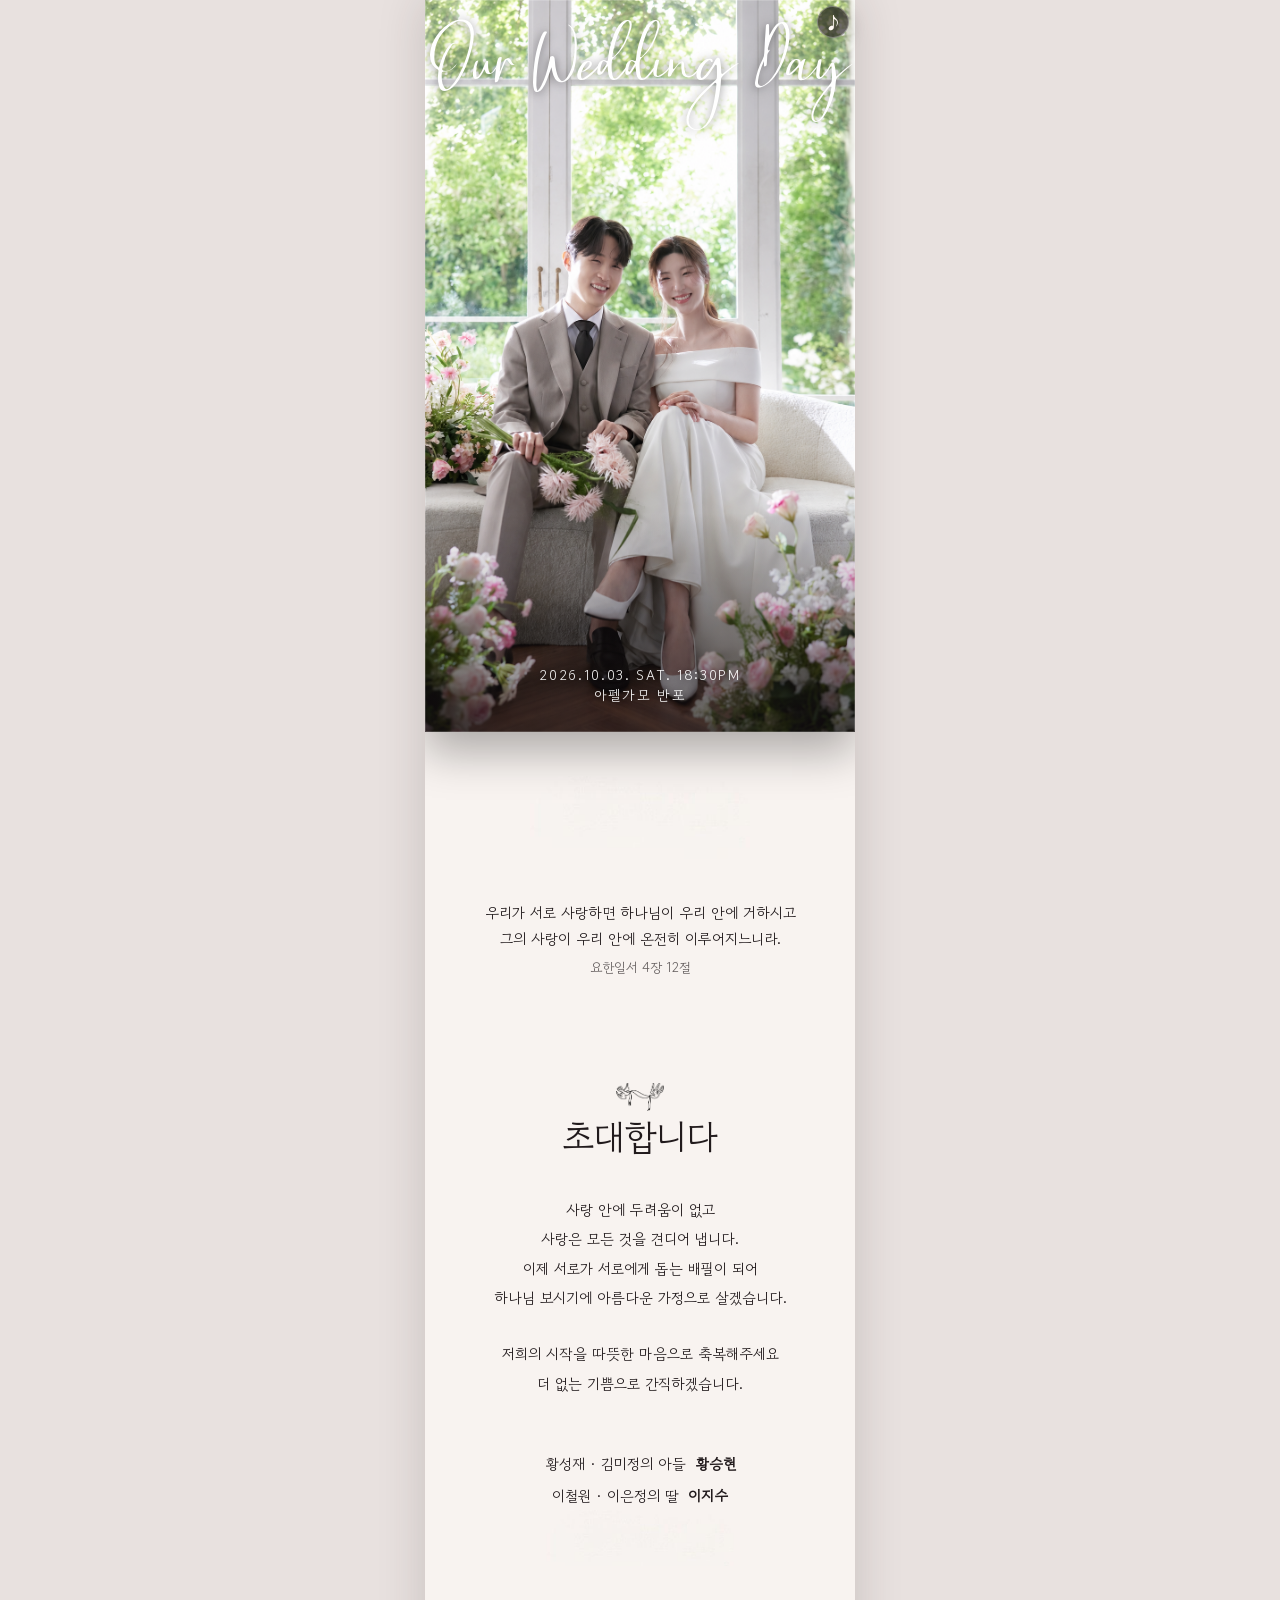
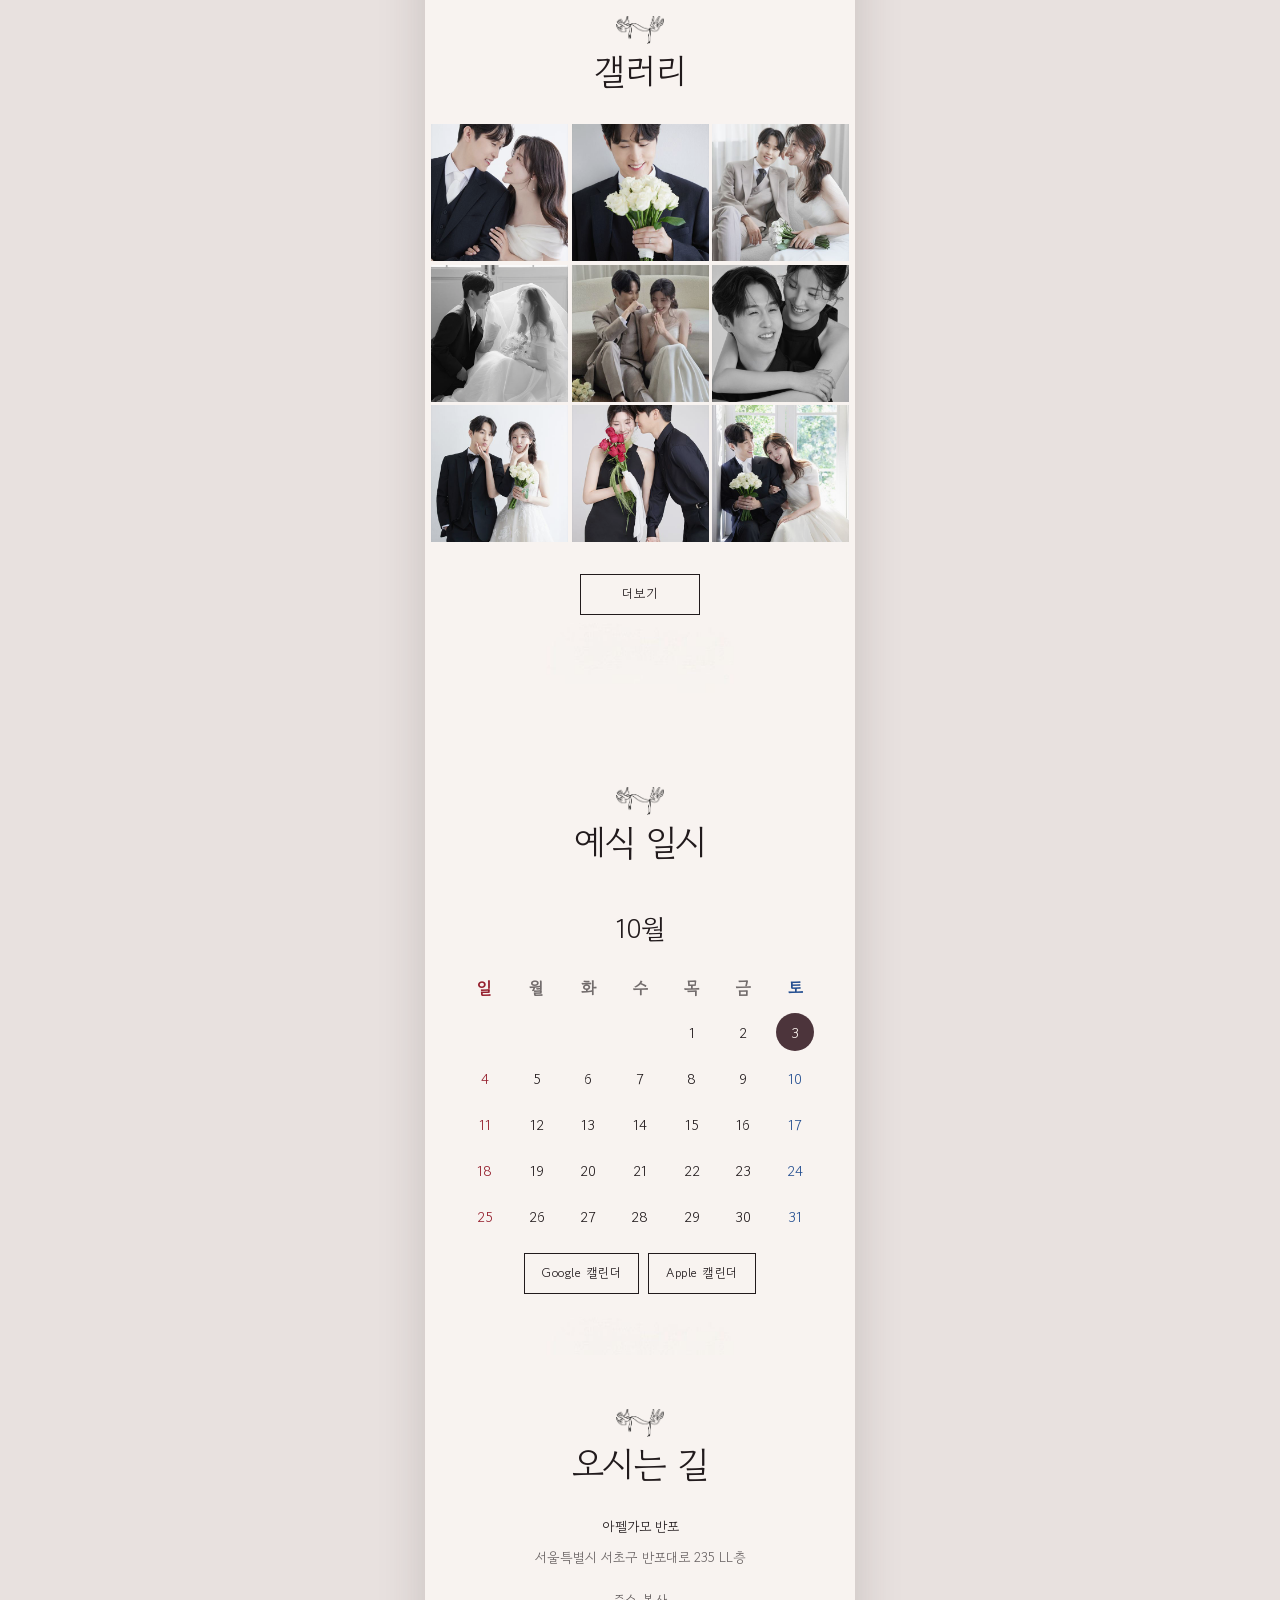
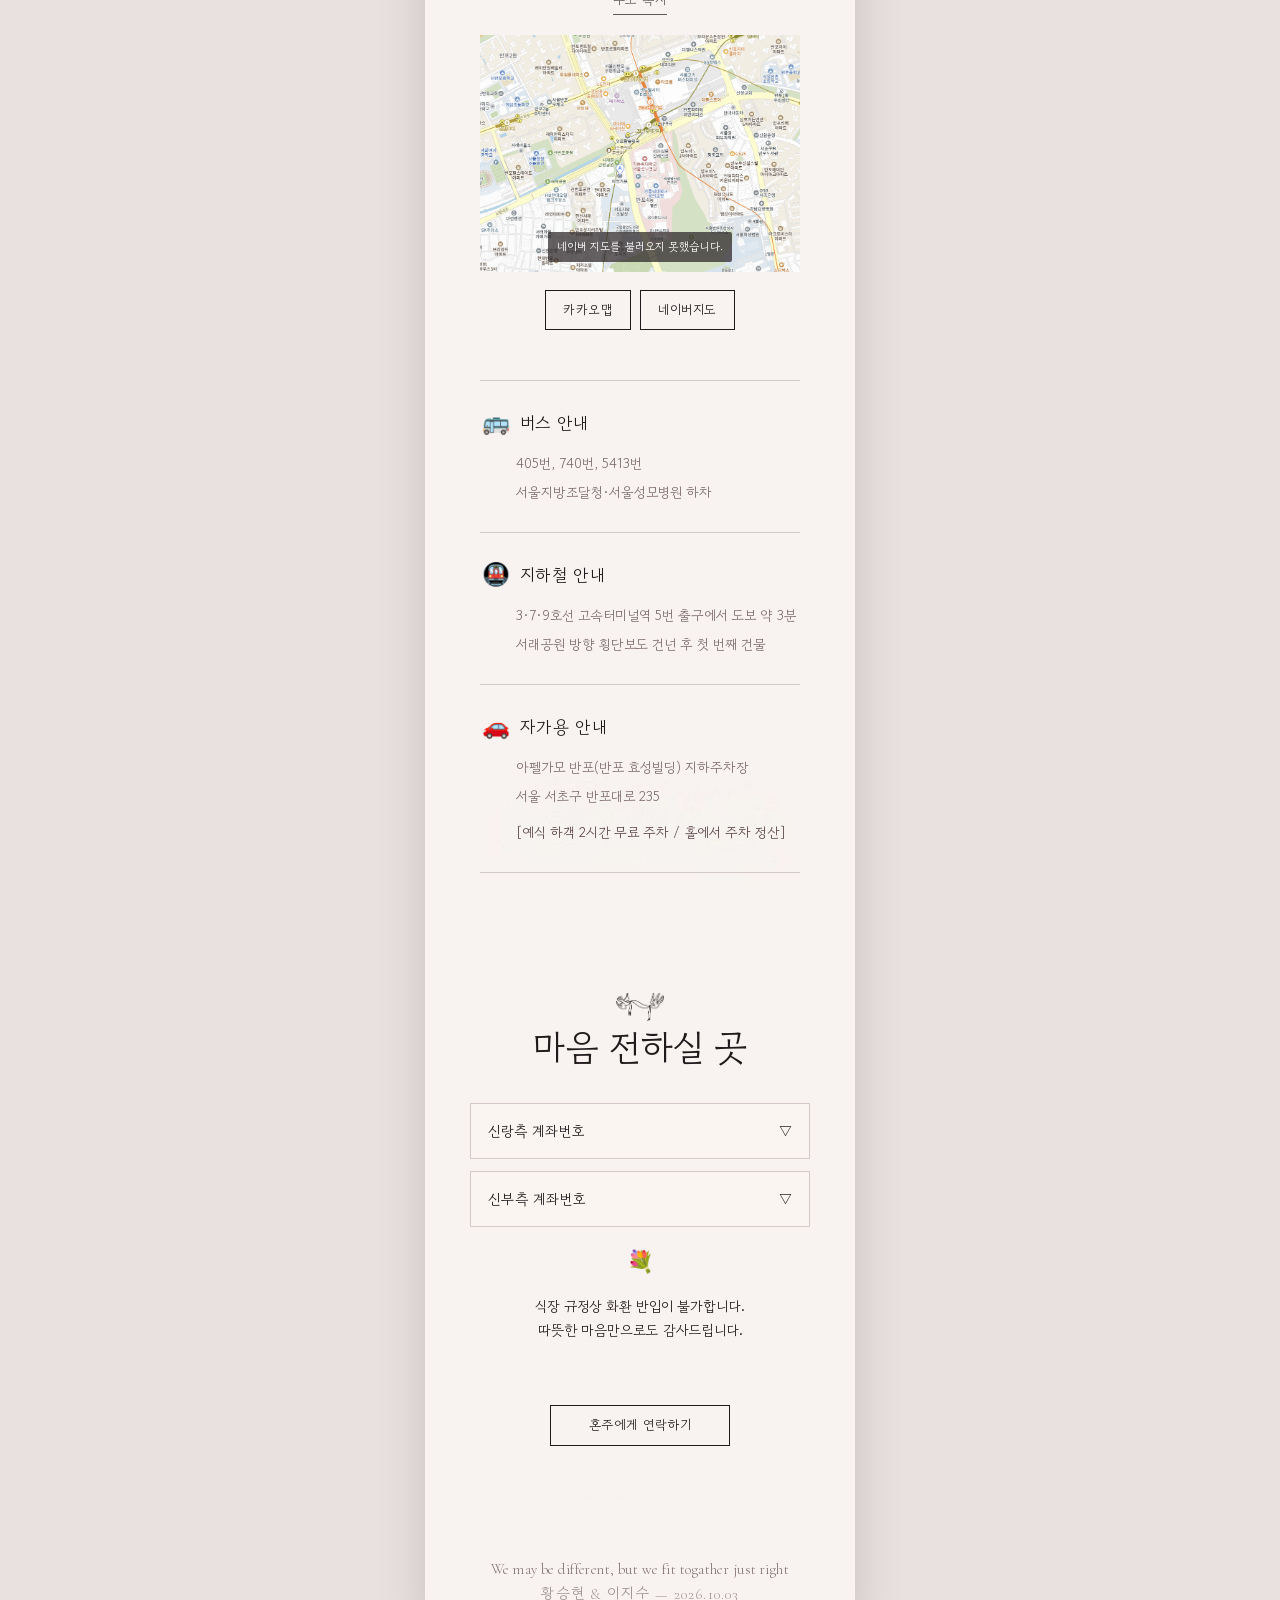
<file: index.html>
﻿<!DOCTYPE html>
<html lang="ko">
<head>
  <meta charset="UTF-8">
  <meta name="viewport" content="width=device-width, initial-scale=1.0, maximum-scale=1.0, user-scalable=no, viewport-fit=cover">
  <meta name="format-detection" content="telephone=no">

  <!-- Meta / OG tags - config.js 값으로 script에서 동적 설정 -->
  <meta property="og:type" content="website">
  <meta property="og:url" content="https://jisu-seunghyun.github.io/wedding/">
  <meta property="og:title" content="황승현 ♥ 이지수 결혼합니다">
  <meta property="og:description" content="2026년 10월 3일 토요일 오후 6시 30분, 아펠가모 반포">
  <meta property="og:image" content="https://jisu-seunghyun.github.io/wedding/images/og/1.jpg?v=20260901-1">
  <meta name="description" content="">

  <title>황승현 ♥ 이지수 결혼합니다</title>

  <link rel="preload" as="image" href="images/hero/1.png?v=20260905-1" type="image/png" fetchpriority="high">
  <link rel="preload" as="font" href="fonts/bethany-regular.otf" type="font/otf" crossorigin>
  <link rel="stylesheet" href="styles.css?v=20260905-8">
  <script src="config.js?v=20260904-1"></script>
</head>
<body>

  <!-- ─── Background Music ─── -->
  <audio id="bgmAudio" src="music/bgm.mp3" loop preload="none"></audio>
  <button class="bgm-toggle" id="bgmToggle" type="button" aria-label="배경음악 재생" aria-pressed="false">
    ♪
  </button>

  <!-- ─── Curtain (Simple Overlay) ─── -->
  <div id="curtain" class="curtain" hidden>
    <div class="curtain__content">
      <p class="curtain__names" id="curtainNames"></p>
      <button class="curtain__btn" id="curtainBtn">열기</button>
    </div>
  </div>

  <!-- ─── Toast Notification ─── -->
  <div id="toast" class="toast" aria-live="polite"></div>

  <!-- ─── Photo Viewer Modal ─── -->
  <div id="photoModal" class="photo-modal" role="dialog" aria-modal="true" aria-label="사진 보기">
    <button class="photo-modal__close" id="modalClose" aria-label="닫기">&times;</button>
    <button class="photo-modal__nav photo-modal__nav--prev" id="modalPrev" aria-label="이전 사진">&#8249;</button>
    <button class="photo-modal__nav photo-modal__nav--next" id="modalNext" aria-label="다음 사진">&#8250;</button>
    <div class="photo-modal__container" id="modalContainer">
      <div class="photo-modal__track" id="modalTrack"></div>
    </div>
    <div class="photo-modal__counter" id="modalCounter"></div>
  </div>

  <!-- ─── Family Contact Modal ─── -->
  <div id="contactModal" class="contact-modal" role="dialog" aria-modal="true" aria-hidden="true" aria-labelledby="contactModalTitle">
    <div class="contact-modal__panel" role="document" tabindex="-1">
      <button class="contact-modal__close" id="contactModalClose" type="button" aria-label="닫기">&times;</button>
      <h2 class="contact-modal__title" id="contactModalTitle">혼주에게 연락하기</h2>
      <div class="contact-modal__grid">
        <section class="contact-modal__side" aria-labelledby="groomContactTitle">
          <h3 class="contact-modal__side-title" id="groomContactTitle">신랑측</h3>
          <div class="contact-modal__list" id="groomContactList"></div>
        </section>
        <section class="contact-modal__side" aria-labelledby="brideContactTitle">
          <h3 class="contact-modal__side-title" id="brideContactTitle">신부측</h3>
          <div class="contact-modal__list" id="brideContactList"></div>
        </section>
      </div>
    </div>
  </div>

  <!-- Main Content -->
  <main id="mainContent" class="main-content">
    <!-- Page 1: Cover -->
    <section class="page page--dark hero" id="hero">
      <div class="page__inner hero__inner">
        <figure class="hero__photo-frame">
          <img class="hero__photo" id="heroPhoto" src="images/hero/1.png?v=20260905-1" width="961" height="1637" alt="신랑 신부 웨딩 사진" loading="eager" decoding="async" fetchpriority="high">
          <header class="hero__heading">
            <p class="hero__eyebrow">Our Wedding Day</p>
          </header>
          <div class="hero__content">
            <p class="hero__date" id="heroDate">2026.10.03. SAT. 18:30PM</p>
            <p class="hero__venue" id="heroVenue">아펠가모 반포</p>
          </div>
        </figure>
        <div class="countdown" id="countdown" aria-hidden="true">
          <p id="countdownLabel"></p>
          <span id="countDays">0</span><span id="countHours">0</span>
          <span id="countMinutes">0</span><span id="countSeconds">0</span>
        </div>
      </div>
    </section>

    <!-- Page 2: Invitation -->
    <section class="page page--dark greeting" id="greeting">
      <div class="page__inner greeting__inner">
        <div class="greeting__bridge">
          <p class="greeting__scripture animate-item" data-animate="fade-up">
            우리가 서로 사랑하면 하나님이 우리 안에 거하시고<br>
            그의 사랑이 우리 안에 온전히 이루어지느니라.
            <span class="greeting__scripture-reference">요한일서 4장 12절</span>
          </p>
          <img class="section-decoration animate-item" src="pigeon.png?v=20260901-1" width="1619" height="972" alt="" aria-hidden="true" loading="lazy" decoding="async" data-animate="fade-up">
        </div>
        <div class="greeting__body">
          <h2 class="section__title greeting__title animate-item" data-animate="fade-up">초대합니다</h2>
          <div class="greeting__message animate-item" data-animate="fade-up">
            <p>사랑 안에 두려움이 없고<br>사랑은 모든 것을 견디어 냅니다.<br>이제 서로가 서로에게 돕는 배필이 되어<br>하나님 보시기에 아름다운 가정으로 살겠습니다.</p>
            <p>저희의 시작을 따뜻한 마음으로 축복해주세요<br>더 없는 기쁨으로 간직하겠습니다.</p>
          </div>
          <div class="greeting__parents animate-item" data-animate="fade-up" id="greetingParents"></div>
        </div>
      </div>
    </section>

    <!-- Page 3: Gallery -->
    <section class="page page--dark gallery" id="gallery">
      <div class="page__inner gallery__inner">
        <header class="gallery__heading animate-item" data-animate="fade-up">
          <img class="section-decoration" src="pigeon.png?v=20260901-1" width="1619" height="972" alt="" aria-hidden="true" loading="lazy" decoding="async">
          <h2 class="section__title">갤러리</h2>
        </header>
        <div class="gallery__grid" id="galleryGrid"></div>
        <div class="gallery__more-wrap animate-item" id="galleryMoreWrap" data-animate="fade-up">
          <button class="btn btn--outline gallery__more" id="galleryMoreBtn" type="button" aria-controls="galleryGrid" aria-expanded="false">더보기</button>
        </div>
        <div class="gallery__more-wrap animate-item" id="galleryCollapseWrap" data-animate="fade-up" hidden>
          <button class="btn btn--outline gallery__more" id="galleryCollapseBtn" type="button" aria-controls="galleryGrid">접기</button>
        </div>
      </div>
    </section>

    <!-- Page 4: Calendar -->
    <section class="page page--dark calendar-section" id="calendarSection">
      <div class="page__inner utility-page__inner">
        <img class="section-decoration animate-item" src="pigeon.png?v=20260901-1" width="1619" height="972" alt="" aria-hidden="true" loading="lazy" decoding="async" data-animate="fade-up">
        <h2 class="section__title animate-item" data-animate="fade-up">예식 일시</h2>
        <div class="calendar animate-item" data-animate="fade-up" id="calendarGrid"></div>
        <div class="calendar-actions animate-item" data-animate="fade-up">
          <a class="btn btn--outline" id="googleCalBtn" href="#" target="_blank" rel="noopener">Google 캘린더</a>
          <button class="btn btn--outline" id="icsDownloadBtn">Apple 캘린더</button>
        </div>
      </div>
    </section>

    <!-- Page 5: Location -->
    <section class="page page--dark location" id="location">
      <div class="page__inner location__inner">
        <header class="location__heading animate-item" data-animate="fade-up">
          <img class="section-decoration" src="pigeon.png?v=20260901-1" width="1619" height="972" alt="" aria-hidden="true" loading="lazy" decoding="async">
          <h2 class="section__title">오시는 길</h2>
        </header>
        <div class="location__info animate-item" data-animate="fade-up">
          <p class="location__venue" id="locationVenue"></p>
          <p class="location__address" id="locationAddress"></p>
          <p class="location__tel" id="locationTel"></p>
          <button class="btn btn--text location__copy" id="copyAddressBtn">주소 복사</button>
        </div>
        <div class="location__map animate-item" id="locationMapWrap" data-animate="fade-in">
          <div class="location__map-canvas" id="naverMap" tabindex="0" aria-label="아펠가모 반포 네이버 지도"></div>
          <p class="location__map-status" id="locationMapStatus">지도를 준비하는 중입니다.</p>
        </div>
        <div class="location__links animate-item" data-animate="fade-up">
          <a class="btn btn--outline" id="kakaoMapBtn" href="#" target="_blank" rel="noopener">카카오맵</a>
          <a class="btn btn--outline" id="naverMapBtn" href="#" target="_blank" rel="noopener">네이버지도</a>
        </div>
        <div class="location__directions animate-item" data-animate="fade-up">
          <section class="direction-guide">
            <h3 class="direction-guide__title"><span class="direction-guide__emoji" aria-hidden="true">🚌</span>버스 안내</h3>
            <div class="direction-guide__content">
              <p>405번, 740번, 5413번</p>
              <p>서울지방조달청·서울성모병원 하차</p>
            </div>
          </section>

          <section class="direction-guide">
            <h3 class="direction-guide__title"><span class="direction-guide__emoji" aria-hidden="true">🚇</span>지하철 안내</h3>
            <div class="direction-guide__content">
              <p>3·7·9호선 고속터미널역 5번 출구에서 도보 약 3분</p>
              <p>서래공원 방향 횡단보도 건넌 후 첫 번째 건물</p>
            </div>
          </section>

          <section class="direction-guide">
            <h3 class="direction-guide__title"><span class="direction-guide__emoji" aria-hidden="true">🚗</span>자가용 안내</h3>
            <div class="direction-guide__content">
              <p>아펠가모 반포(반포 효성빌딩) 지하주차장</p>
              <p>서울 서초구 반포대로 235</p>
              <p class="direction-guide__notice">[예식 하객 2시간 무료 주차 / 홀에서 주차 정산]</p>
            </div>
          </section>
        </div>
      </div>
    </section>

    <!-- Account Section (축의금) -->
    <section class="page page--dark account" id="account">
      <div class="page__inner utility-page__inner">
        <img class="section-decoration animate-item" src="pigeon.png?v=20260901-1" width="1619" height="972" alt="" aria-hidden="true" loading="lazy" decoding="async" data-animate="fade-up">
        <h2 class="section__title animate-item" data-animate="fade-up">마음 전하실 곳</h2>

        <!-- Groom Accounts -->
        <div class="accordion animate-item" data-animate="fade-up">
          <button class="accordion__trigger" id="groomAccordion" aria-expanded="false">
            <span>신랑측 계좌번호</span>
            <span class="accordion__arrow" aria-hidden="true">▽</span>
          </button>
          <div class="accordion__panel" id="groomAccordionPanel">
            <div class="accordion__panel-inner" id="groomAccountList"></div>
          </div>
        </div>

        <!-- Bride Accounts -->
        <div class="accordion animate-item" data-animate="fade-up">
          <button class="accordion__trigger" id="brideAccordion" aria-expanded="false">
            <span>신부측 계좌번호</span>
            <span class="accordion__arrow" aria-hidden="true">▽</span>
          </button>
          <div class="accordion__panel" id="brideAccordionPanel">
            <div class="accordion__panel-inner" id="brideAccountList"></div>
          </div>
        </div>

        <p class="account__desc animate-item" data-animate="fade-up">
          <span class="account__flower-emoji" aria-hidden="true">💐</span>
          식장 규정상 화환 반입이 불가합니다.<br>
          따뜻한 마음만으로도 감사드립니다.
        </p>
        <button class="btn btn--outline account__contact-button animate-item" id="contactModalOpen" type="button" data-animate="fade-up">
          혼주에게 연락하기
        </button>
      </div>
    </section>

    <!-- Footer -->
    <footer class="footer">
      <p class="footer__quote">We may be different, but we fit togather just right</p>
      <p class="footer__text" id="footerText"></p>
    </footer>

  </main>

  <script src="script.js?v=20260905-2"></script>
</body>
</html>
</file>
<file: styles.css>
@font-face {
  font-family: 'Great Vibes';
  src: url('fonts/great-vibes-regular.woff2') format('woff2');
  font-style: normal;
  font-weight: 400;
  font-display: swap;
}

@font-face {
  font-family: 'Bethany';
  src: url('fonts/bethany-regular.otf') format('opentype');
  font-style: normal;
  font-weight: 400;
  font-display: swap;
}

@font-face {
  font-family: 'Cormorant Garamond';
  src: url('fonts/cormorant-garamond-light.woff2') format('woff2');
  font-style: normal;
  font-weight: 300 600;
  font-display: swap;
}

@font-face {
  font-family: 'Cormorant Garamond';
  src: url('fonts/cormorant-garamond-bold.woff2') format('woff2');
  font-style: normal;
  font-weight: 700 900;
  font-display: swap;
}

@font-face {
  font-family: 'Gowun Dodum';
  src: url('fonts/gowun-dodum-regular.woff2') format('woff2');
  font-style: normal;
  font-weight: 400;
  font-display: swap;
}

:root {
  --ink: #211a1c;
  --wine: #4c343b;
  --rose: #b27c83;
  --blush: #f2d2d2;
  --paper: #fff8f3;
  --paper-muted: #efdeda;
  --line-dark: rgba(76, 52, 59, 0.22);
  --line-light: rgba(76, 52, 59, 0.22);
  --font-script: 'Great Vibes';
  --font-en: 'Cormorant Garamond';
  --font-ko: 'Gowun Dodum';
  --stable-viewport-height: 100vh;
  --greeting-bridge-gap: clamp(84px, 22vw, 104px);
  --hero-to-scripture-gap: clamp(126px, 33vw, 156px);
  --hero-content-bottom: clamp(20px, 4.7vw, 28px);
  --safe-top: env(safe-area-inset-top, 0px);
  --safe-bottom: env(safe-area-inset-bottom, 0px);
  --safe-left: env(safe-area-inset-left, 0px);
  --safe-right: env(safe-area-inset-right, 0px);
}

*,
*::before,
*::after {
  box-sizing: border-box;
  margin: 0;
  padding: 0;
}

html {
  font-size: 18px;
  scroll-behavior: smooth;
  -webkit-text-size-adjust: 100%;
}

body {
  min-width: 280px;
  overflow-x: hidden;
  color: var(--ink);
  background: #e8e1df;
  font-family: var(--font-ko), sans-serif;
  font-weight: 300;
  line-height: 1.75;
  -webkit-font-smoothing: antialiased;
}

body.no-scroll { overflow: hidden; }

img {
  display: block;
  width: 100%;
  max-width: 100%;
  -webkit-touch-callout: none;
  -webkit-user-drag: none;
  -webkit-user-select: none;
  user-select: none;
}

button,
a {
  color: inherit;
  font: inherit;
}

button {
  border: 0;
  background: none;
  cursor: pointer;
}

a { text-decoration: none; }

.main-content {
  width: 100%;
  max-width: 430px;
  margin: 0 auto;
  overflow: hidden;
  background: var(--ink);
  box-shadow: 0 0 44px rgba(48, 37, 40, 0.18);
}

.page {
  position: relative;
  isolation: isolate;
  display: flex;
  width: 100%;
  min-height: var(--stable-viewport-height);
  overflow: hidden;
  background-position: center;
  background-size: cover;
}

.page--dark {
  color: var(--ink);
  background-color: #f7f3f0;
  background-image: url('images/layout/Page_Background.jpg');
}

.page--pink {
  color: var(--wine);
  background-color: var(--blush);
  background-image: url('images/layout/background-pink.jpg');
}

.page__inner {
  position: relative;
  z-index: 1;
  width: 100%;
  margin: auto;
  padding-right: max(28px, var(--safe-right));
  padding-left: max(28px, var(--safe-left));
}

.page-kicker {
  margin-bottom: 8px;
  font-family: var(--font-en), Georgia, serif;
  font-size: 0.78rem;
  font-weight: 500;
  letter-spacing: 0.28em;
  line-height: 1.2;
  text-transform: uppercase;
}

.section__title {
  font-family: var(--font-ko), sans-serif;
  font-size: clamp(1.85rem, 8vw, 2.5rem);
  font-weight: 400;
  letter-spacing: -0.025em;
  line-height: 1.2;
}

.section-decoration {
  display: block;
  width: 47.2px;
  height: auto;
  margin: 0 auto 4.2px;
  object-fit: contain;
}

.section__ornament {
  display: block;
  width: 42px;
  height: 1px;
  margin: 24px auto;
  background: currentColor;
  opacity: 0.48;
}

/* Fixed UI */
.bgm-toggle {
  position: fixed;
  top: calc(6px + var(--safe-top));
  right: max(calc((100vw - 430px) / 2 + 6px), calc(6px + var(--safe-right)));
  z-index: 8500;
  display: grid;
  width: 32px;
  height: 32px;
  place-items: center;
  border: 1px solid rgba(255, 255, 255, 0.3);
  border-radius: 50%;
  color: var(--paper);
  background: rgba(33, 26, 28, 0.66);
  box-shadow: 0 5px 18px rgba(0, 0, 0, 0.2);
  transition: transform 180ms ease, background 180ms ease;
}

.bgm-toggle:hover,
.bgm-toggle:focus-visible {
  transform: translateY(-2px);
  background: rgba(33, 26, 28, 0.92);
}

.bgm-toggle.is-playing { animation: music-pulse 2s ease-in-out infinite; }

@keyframes music-pulse {
  50% { box-shadow: 0 0 0 6px rgba(242, 210, 210, 0.12); }
}

.toast {
  position: fixed;
  bottom: calc(24px + var(--safe-bottom));
  left: 50%;
  z-index: 10000;
  max-width: calc(100vw - 40px);
  padding: 10px 18px;
  border-radius: 30px;
  color: var(--paper);
  background: rgba(33, 26, 28, 0.92);
  font-size: 0.78rem;
  white-space: nowrap;
  opacity: 0;
  pointer-events: none;
  transform: translate(-50%, 15px);
  transition: opacity 200ms ease, transform 200ms ease;
}

.toast.is-visible {
  opacity: 1;
  transform: translate(-50%, 0);
}

.curtain {
  position: fixed;
  inset: 0;
  z-index: 9999;
  display: grid;
  place-items: center;
  color: var(--ink);
  background: #f7f3f0 url('images/layout/Page_Background.jpg') center / cover;
}

.curtain[hidden] { display: none; }

.curtain.is-open {
  opacity: 0;
  pointer-events: none;
  transition: opacity 500ms ease;
}

.curtain.is-hidden { display: none; }
.curtain__content { text-align: center; }

.curtain__names {
  margin-bottom: 28px;
  font-family: var(--font-ko), sans-serif;
  font-size: 1.7rem;
  letter-spacing: 0.08em;
}

.curtain__btn {
  padding: 9px 28px;
  border: 1px solid var(--line-dark);
  font-size: 0.78rem;
  letter-spacing: 0.18em;
}

/* Page 1 */
.page.hero {
  min-height: var(--stable-viewport-height);
}

.hero__inner {
  display: flex;
  flex-direction: column;
  justify-content: flex-start;
  min-height: var(--stable-viewport-height);
  margin: 0 auto;
  padding-top: 0;
  padding-bottom: calc(var(--hero-to-scripture-gap) - var(--hero-content-bottom));
  text-align: center;
}

.hero__heading {
  position: absolute;
  z-index: 2;
  top: clamp(28px, 7vw, 34px);
  right: 4px;
  left: 4px;
  color: #fff;
  text-shadow: 0 1px 10px rgba(0, 0, 0, 0.5);
  pointer-events: none;
}

.hero__eyebrow {
  font-family: 'Bethany', var(--font-script), cursive;
  font-size: clamp(58px, 18vw, 78px);
  font-weight: 400;
  letter-spacing: 0;
  line-height: 1;
  white-space: nowrap;
  transform: none;
}

.hero__photo-frame {
  position: relative;
  flex: 0 0 auto;
  width: auto;
  margin-right: calc(-1 * max(28px, var(--safe-right)));
  margin-left: calc(-1 * max(28px, var(--safe-left)));
  overflow: hidden;
  background: #edf0e8;
  box-shadow: 0 20px 42px rgba(0, 0, 0, 0.3);
}

.hero__photo-frame::after {
  content: '';
  position: absolute;
  z-index: 3;
  inset: 0;
  border: 1px solid rgba(255, 255, 255, 0.16);
  pointer-events: none;
}

.hero__photo-frame::before {
  content: '';
  position: absolute;
  z-index: 1;
  right: 0;
  bottom: 0;
  left: 0;
  height: 30%;
  background: linear-gradient(to bottom, transparent, rgba(24, 18, 20, 0.58));
  pointer-events: none;
}

.hero__photo {
  width: 100%;
  height: auto;
  aspect-ratio: 961 / 1637;
}

.hero__content {
  position: absolute;
  z-index: 2;
  right: 24px;
  bottom: var(--hero-content-bottom);
  left: 24px;
  display: grid;
  gap: 1px;
  margin: 0;
  color: #fff;
  text-shadow: 0 1px 8px rgba(0, 0, 0, 0.72);
}

.hero__date,
.hero__venue {
  font-size: 0.78rem;
  letter-spacing: 0.12em;
  line-height: 1.35;
  opacity: 0.94;
}

.countdown { display: none; }

/* Page 2 */
.page.greeting { min-height: auto; }

.greeting__inner {
  display: flex;
  flex-direction: column;
  justify-content: flex-start;
  min-height: auto;
  margin: 0 auto;
  padding-top: 0;
  padding-bottom: 58px;
  text-align: center;
}

.greeting__bridge {
  flex: 0 0 auto;
  width: 100%;
}

.greeting__body {
  width: 100%;
  margin: 0 0 auto;
}

.greeting__scripture {
  width: min(100%, 370px);
  margin: 0 auto var(--greeting-bridge-gap);
  font-size: 0.82rem;
  line-height: 1.75;
  word-break: keep-all;
}

.greeting__scripture-reference {
  display: block;
  margin-top: 4px;
  font-size: 0.74rem;
  opacity: 0.68;
}

.greeting__title {
  margin-bottom: 36px;
  font-family: var(--font-ko), sans-serif;
}

.greeting__message {
  width: min(100%, 370px);
  margin: 0 auto;
  font-size: 0.82rem;
  line-height: 2;
  word-break: keep-all;
}

.greeting__message p { margin: 0; }

.greeting__message p + p { margin-top: 1.8em; }

.greeting__parents {
  display: grid;
  gap: 7px;
  margin-top: clamp(30px, 8vh, 54px);
  font-size: 0.82rem;
  line-height: 1.65;
}

.parent-row { white-space: nowrap; }

.child-name {
  margin-left: 4px;
  font-weight: 700;
}

.deceased::before {
  content: '故 ';
  font-size: 0.7em;
}

/* Gallery */
.gallery { min-height: auto; }

.page__inner.gallery__inner {
  margin: 0 auto;
  padding-top: 50px;
  padding-right: 6px;
  padding-bottom: 58px;
  padding-left: 6px;
}

.gallery__heading {
  margin-bottom: 32px;
  text-align: center;
}

.gallery__heading .section__title {
  font-family: var(--font-ko), sans-serif;
}

.gallery__grid {
  display: grid;
  grid-template-columns: repeat(3, 1fr);
  gap: 4px;
}

.gallery__item {
  position: relative;
  aspect-ratio: 1;
  overflow: hidden;
  background: #30272a;
  contain: layout paint;
  cursor: pointer;
}

.gallery__item img {
  height: 100%;
  object-fit: cover;
  filter: saturate(0.88) contrast(0.96);
  transition: transform 450ms ease, filter 450ms ease;
}

.gallery__item:hover img,
.gallery__item:focus-visible img {
  filter: saturate(1) contrast(1);
  transform: scale(1.04);
}

.gallery__item.gallery__item--row-reveal {
  transform: translateY(12px) scale(0.988);
  transition-duration: 1400ms;
  transition-timing-function: cubic-bezier(0.4, 0, 0.2, 1);
  will-change: opacity, transform;
}

.gallery__item.gallery__item--row-reveal.is-visible {
  transform: translateY(0) scale(1);
}

.gallery__more-wrap {
  display: flex;
  justify-content: center;
  margin-top: 32px;
}

.gallery__more-wrap[hidden] { display: none; }

.gallery__more { min-width: 120px; }

.loading-placeholder {
  grid-column: 1 / -1;
  display: flex;
  justify-content: center;
  gap: 7px;
  padding: 60px 0;
}

.loading-dot {
  width: 5px;
  height: 5px;
  border-radius: 50%;
  background: currentColor;
  opacity: 0.4;
  animation: loading-dot 1s ease-in-out infinite alternate;
}

.loading-dot:nth-child(2) { animation-delay: 150ms; }
.loading-dot:nth-child(3) { animation-delay: 300ms; }

@keyframes loading-dot {
  to { opacity: 1; transform: translateY(-4px); }
}

/* Page 6 */
.location__inner {
  margin: 0 auto;
  padding-top: 54px;
  padding-bottom: 64px;
}

.location__heading {
  margin-bottom: 30px;
  text-align: center;
}

.location__info {
  margin-bottom: 20px;
  text-align: center;
}

.location__venue {
  font-family: var(--font-ko), sans-serif;
  font-size: 0.75rem;
}

.location__address,
.location__tel {
  margin-top: 8px;
  font-size: 0.75rem;
  opacity: 0.66;
}

.location__copy { margin-top: 9px; }

.location__map {
  position: relative;
  display: block;
  width: min(100%, 320px);
  aspect-ratio: 1784 / 1322;
  margin: 0 auto;
  overflow: hidden;
  background: #e6e0dc url('images/location/map.png') center / contain no-repeat;
}

.location__map-canvas {
  position: relative;
  z-index: 1;
  width: 100%;
  height: 100%;
  opacity: 0;
  transition: opacity 180ms ease;
}

.location__map.is-ready .location__map-canvas { opacity: 1; }
.location__map.is-error .location__map-canvas { display: none; }

.location__map-status {
  position: absolute;
  bottom: 10px;
  left: 50%;
  z-index: 2;
  padding: 5px 9px;
  border-radius: 2px;
  color: #fff;
  background: rgba(42, 35, 37, 0.72);
  font-size: 0.62rem;
  white-space: nowrap;
  pointer-events: none;
  transform: translateX(-50%);
}

.location__map.is-ready .location__map-status { display: none; }

.location__map:focus-within {
  outline: 2px solid var(--wine);
  outline-offset: 4px;
}

.naver-map-info {
  min-width: 190px;
  padding: 10px 12px;
  border: 1px solid rgba(76, 52, 59, 0.18);
  border-radius: 3px;
  color: var(--ink);
  background: #fff;
  box-shadow: 0 4px 14px rgba(48, 39, 42, 0.18);
  font-family: var(--font-ko), sans-serif;
  font-size: 0.68rem;
  line-height: 1.45;
  text-align: center;
}

.naver-map-info strong,
.naver-map-info span { display: block; }

.naver-map-info span {
  margin-top: 3px;
  opacity: 0.7;
}

.location__links,
.calendar-actions {
  display: flex;
  justify-content: center;
  gap: 9px;
  margin-top: 18px;
}

.location__directions {
  width: min(100%, 320px);
  margin: 50px auto 0;
  text-align: left;
}

.direction-guide {
  padding: 27px 2px;
  border-top: 1px solid var(--line-dark);
}

.direction-guide:last-child {
  border-bottom: 1px solid var(--line-dark);
}

.direction-guide__title {
  display: flex;
  align-items: center;
  gap: 9px;
  margin-bottom: 14px;
  font-size: 0.95rem;
  font-weight: 500;
  letter-spacing: 0.04em;
}

.direction-guide__emoji {
  font-family: 'Apple Color Emoji', 'Segoe UI Emoji', 'Noto Color Emoji', sans-serif;
  font-size: 1.25rem;
  line-height: 1;
}

.direction-guide__content {
  display: grid;
  gap: 5px;
  padding-left: 34px;
  font-size: 0.76rem;
  line-height: 1.75;
  color: rgba(76, 52, 59, 0.72);
}

.direction-guide__note,
.direction-guide__notice {
  margin-top: 7px;
  color: rgba(76, 52, 59, 0.92);
}

.direction-guide__stop {
  color: rgba(76, 52, 59, 0.92);
  font-weight: 400;
}

.direction-guide__stop--next {
  margin-top: 12px;
}

.direction-guide__label {
  display: inline-block;
  min-width: 58px;
  margin-right: 5px;
  color: rgba(76, 52, 59, 0.92);
}

.btn {
  display: inline-flex;
  min-height: 40px;
  align-items: center;
  justify-content: center;
  padding: 8px 17px;
  border: 1px solid currentColor;
  font-size: 0.72rem;
  letter-spacing: 0.04em;
  transition: color 180ms ease, background 180ms ease;
}

.btn--text {
  min-height: auto;
  padding: 2px 0;
  border-width: 0 0 1px;
  opacity: 0.7;
}

.page--dark .btn--outline:hover,
.page--dark .btn--outline:focus-visible {
  color: var(--paper);
  background: var(--wine);
}

.page--pink .btn--outline:hover,
.page--pink .btn--outline:focus-visible {
  color: var(--paper);
  background: var(--wine);
}

/* Calendar and accounts retain their original interaction structure. */
.utility-page__inner {
  padding-top: 61px;
  padding-bottom: 61px;
  text-align: center;
}

.calendar-section .utility-page__inner {
  display: flex;
  flex-direction: column;
  justify-content: center;
  margin: 0 auto;
  padding-right: max(14px, var(--safe-right));
  padding-left: max(14px, var(--safe-left));
}

.page.calendar-section,
.page.location { min-height: auto; }

.calendar-section .section__title { margin-bottom: 42px; }
.account .section__title { margin-bottom: 34px; }

.page.account { min-height: auto; }

.account .utility-page__inner {
  margin: 0 auto;
  padding-top: 56px;
  padding-bottom: 52px;
}

.greeting .section__title,
.gallery .section__title,
.calendar-section .section__title,
.location .section__title,
.account .section__title {
  font-size: clamp(1.48rem, 6.4vw, 2rem);
}

.calendar {
  width: 90%;
  margin: 0 auto;
  padding: 0;
}

.calendar__header {
  margin-bottom: 22px;
  font-family: var(--font-ko), sans-serif;
  font-size: clamp(1.15rem, 5.8vw, 1.5rem);
  font-weight: 300;
  letter-spacing: 0;
}

.calendar__weekdays,
.calendar__days {
  display: grid;
  grid-template-columns: repeat(7, 1fr);
}

.calendar__weekdays { margin-bottom: 10px; }

.calendar__days {
  row-gap: clamp(4px, 1.5vw, 8px);
}

.calendar__weekday {
  font-size: 0.93rem;
  font-weight: 700;
  opacity: 0.62;
}

.calendar__day {
  display: grid;
  width: min(9vw, 38px);
  min-height: 0;
  aspect-ratio: 1;
  justify-self: center;
  place-items: center;
  border-radius: 50%;
  font-family: var(--font-ko), sans-serif;
  font-size: 0.8rem;
}

.calendar__weekday:first-child,
.calendar__day:nth-child(7n + 1) { color: #951f2d; }

.calendar__weekday:last-child,
.calendar__day:nth-child(7n) { color: #244f91; }

.calendar__weekday:first-child,
.calendar__weekday:last-child { opacity: 1; }

.calendar__day.is-today {
  color: var(--paper);
  background: var(--wine);
}

.calendar__day.is-empty { visibility: hidden; }

.account__desc {
  margin: 24px 0 0;
  font-size: 0.78rem;
  opacity: 0.66;
}

.account__flower-emoji {
  display: block;
  margin-bottom: 1em;
  font-family: 'Apple Color Emoji', 'Segoe UI Emoji', 'Noto Color Emoji', sans-serif;
  font-size: 1.2rem;
  line-height: 1;
}

.account__contact-button {
  min-width: 180px;
  margin-top: 62px;
}

.accordion {
  width: min(100%, 340px);
  margin: 0 auto 12px;
  border: 1px solid var(--line-light);
  background: rgba(255, 248, 243, 0.28);
  text-align: left;
}

.accordion__trigger {
  display: flex;
  width: 100%;
  min-height: 54px;
  align-items: center;
  justify-content: space-between;
  padding: 14px 17px;
  font-size: 0.8rem;
}

.accordion__arrow { transition: transform 250ms ease; }

.accordion__trigger[aria-expanded='true'] .accordion__arrow { transform: rotate(180deg); }

.accordion__panel {
  max-height: 0;
  overflow: hidden;
  transition: max-height 350ms ease;
}

.accordion__panel-inner { border-top: 1px solid var(--line-light); }

.account-item {
  display: flex;
  align-items: center;
  justify-content: space-between;
  gap: 12px;
  padding: 14px 17px;
  border-bottom: 1px solid rgba(76, 52, 59, 0.1);
}

.account-item:last-child { border-bottom: 0; }
.account-item__info { min-width: 0; }

.account-item__role {
  margin-bottom: 3px;
  font-size: 0.67rem;
  opacity: 0.6;
}

.account-item__detail {
  font-size: 0.76rem;
  overflow-wrap: anywhere;
}

.account-item__name {
  display: block;
  font-weight: 500;
}

.account-item__copy {
  flex: 0 0 auto;
  padding: 5px 9px;
  border: 1px solid var(--line-light);
  font-size: 0.66rem;
}

.footer {
  padding: 64px 24px calc(21px + var(--safe-bottom));
  color: rgba(76, 52, 59, 0.5);
  background: #f7f3f0 url('images/layout/Page_Background.jpg') center / cover;
  text-align: center;
}

.footer__quote {
  color: rgba(76, 52, 59, 0.72);
  font-family: var(--font-en), Georgia, serif;
  font-size: 0.8rem;
  font-weight: 500;
  letter-spacing: 0.03em;
  line-height: 1.15;
}

.footer__text {
  margin-top: 3px;
  font-family: var(--font-en), var(--font-ko), Georgia, sans-serif;
  font-size: 0.83rem;
  letter-spacing: 0.08em;
}

/* Family contact bottom sheet */
.contact-modal {
  position: fixed;
  inset: 0;
  z-index: 11000;
  display: grid;
  align-items: end;
  justify-items: center;
  visibility: hidden;
  padding-top: max(24px, var(--safe-top));
  color: var(--ink);
  background: rgba(36, 28, 30, 0.52);
  opacity: 0;
  -webkit-backdrop-filter: blur(3px);
  backdrop-filter: blur(3px);
  transition: opacity 300ms ease, visibility 300ms ease;
}

.contact-modal.is-open {
  visibility: visible;
  opacity: 1;
}

.contact-modal__panel {
  position: relative;
  width: min(100%, 430px);
  max-height: calc(100dvh - max(24px, var(--safe-top)));
  padding: 32px 18px calc(28px + var(--safe-bottom));
  overflow-y: auto;
  border-radius: 24px 24px 0 0;
  background: #f7f3f0 url('images/layout/Page_Background.jpg') center / cover;
  box-shadow: 0 -16px 46px rgba(34, 24, 27, 0.2);
  outline: none;
  transform: translate3d(0, 36px, 0);
  transition: transform 520ms cubic-bezier(0.22, 1, 0.36, 1);
}

.contact-modal.is-open .contact-modal__panel { transform: translate3d(0, 0, 0); }

.contact-modal__close {
  position: absolute;
  top: 14px;
  right: 17px;
  width: 36px;
  height: 36px;
  color: rgba(76, 52, 59, 0.62);
  font-size: 1.65rem;
  line-height: 1;
}

.contact-modal__title {
  margin-bottom: 28px;
  font-size: 1.05rem;
  font-weight: 400;
  letter-spacing: 0.02em;
  text-align: center;
}

.contact-modal__grid {
  display: grid;
  grid-template-columns: repeat(2, minmax(0, 1fr));
}

.contact-modal__side {
  min-width: 0;
  padding: 0 17px;
}

.contact-modal__side + .contact-modal__side { border-left: 1px solid var(--line-light); }

.contact-modal__side-title {
  margin-bottom: 24px;
  font-size: 0.8rem;
  font-weight: 700;
  letter-spacing: 0.08em;
  text-align: center;
}

.contact-modal__list {
  display: grid;
  gap: 20px;
}

.contact-modal__person {
  display: grid;
  justify-items: center;
  gap: 8px;
}

.contact-modal__name {
  font-size: 0.82rem;
  line-height: 1.3;
}

.contact-modal__role { font-size: 0.8em; }

.contact-modal__actions {
  display: flex;
  align-items: center;
  gap: 12px;
}

.contact-modal__message,
.contact-modal__call {
  display: inline-grid;
  padding: 2px 5px;
  color: #111;
  background: transparent;
  line-height: 1;
  place-items: center;
  transition: opacity 180ms ease, transform 180ms ease;
}

.contact-modal__message:not(:disabled):hover,
.contact-modal__message:not(:disabled):focus-visible,
.contact-modal__call:not(:disabled):hover,
.contact-modal__call:not(:disabled):focus-visible {
  opacity: 0.62;
  transform: translateY(-1px);
}

.contact-modal__message:disabled,
.contact-modal__call:disabled {
  cursor: not-allowed;
  opacity: 0.32;
}

.contact-modal__message svg,
.contact-modal__call svg {
  width: 0.64rem;
  height: 0.64rem;
  fill: currentColor;
}

/* Photo viewer */
.photo-modal {
  position: fixed;
  inset: 0;
  z-index: 9000;
  display: flex;
  align-items: center;
  justify-content: center;
  visibility: hidden;
  color: #fff;
  background: rgba(12, 10, 10, 0.96);
  opacity: 0;
  transition: opacity 220ms ease, visibility 220ms ease;
}

.photo-modal.is-open {
  visibility: visible;
  opacity: 1;
}

.photo-modal__container {
  width: 100%;
  height: 100%;
  overflow: hidden;
  touch-action: pan-y;
  -webkit-touch-callout: none;
  -webkit-user-select: none;
  user-select: none;
}

.photo-modal__track {
  display: flex;
  width: 100%;
  height: 100%;
  transition: transform 380ms cubic-bezier(0.22, 1, 0.36, 1);
  will-change: transform;
}

.photo-modal__slide {
  display: grid;
  flex: 0 0 100%;
  width: 100%;
  height: 100%;
  padding: 58px 36px;
  place-items: center;
}

.photo-modal__media {
  position: relative;
  display: grid;
  width: min(100%, 900px);
  height: 100%;
  background-position: center;
  background-repeat: no-repeat;
  background-size: contain;
  place-items: center;
}

.photo-modal__img {
  width: auto;
  height: auto;
  max-width: 100%;
  max-height: 100%;
  object-fit: contain;
  opacity: 0;
  pointer-events: none;
  user-select: none;
  -webkit-user-drag: none;
  transition: opacity 180ms ease;
}

.photo-modal__save-guard {
  position: absolute;
  z-index: 1;
  inset: 0;
  background: transparent;
  -webkit-touch-callout: none;
  -webkit-user-drag: none;
  -webkit-user-select: none;
  user-select: none;
}

.photo-modal__img.is-loaded { opacity: 1; }

.photo-modal.is-map .photo-modal__slide { padding: 54px 12px 24px; }

.photo-modal__counter[hidden] { display: none; }

.photo-modal__close,
.photo-modal__nav {
  position: absolute;
  z-index: 2;
  color: #fff;
  opacity: 0.72;
}

.photo-modal__close {
  top: max(14px, var(--safe-top));
  right: max(18px, var(--safe-right));
  font-size: 2rem;
  line-height: 1;
}

.photo-modal__nav {
  top: 50%;
  padding: 12px;
  font-size: 2.4rem;
  transform: translateY(-50%);
}

.photo-modal__nav--prev { left: 1px; }
.photo-modal__nav--next { right: 1px; }

.photo-modal__counter {
  position: absolute;
  bottom: max(18px, var(--safe-bottom));
  left: 50%;
  font-size: 0.72rem;
  letter-spacing: 0.12em;
  opacity: 0.6;
  transform: translateX(-50%);
}

@media (max-width: 699px) {
  .photo-modal__slide { padding: 48px 0 34px; }
  .photo-modal__media {
    width: 100%;
    height: 100%;
  }
  .photo-modal__img {
    width: 100%;
    height: 100%;
    max-width: none;
    max-height: none;
  }
  .photo-modal.is-map .photo-modal__slide { padding: 48px 8px 24px; }
}

/* Scroll reveal */
.animate-item {
  opacity: 0;
  transform: translateY(18px);
  transition: opacity 750ms ease, transform 750ms cubic-bezier(0.22, 1, 0.36, 1);
}

.animate-item[data-animate='fade-in'] { transform: none; }

.animate-item.is-visible {
  opacity: 1;
  transform: none;
}

.gallery__item.animate-item:nth-child(3n + 2) { transition-delay: 70ms; }
.gallery__item.animate-item:nth-child(3n) { transition-delay: 140ms; }

@media (max-width: 350px) {
  .page__inner {
    padding-right: 20px;
    padding-left: 20px;
  }

  .gallery__grid { gap: 10px; }
  .greeting__message,
  .parent-row { font-size: 0.68rem; }
}

@media (min-width: 700px) {
  .page { min-height: 760px; }

  .hero__inner { min-height: 760px; }

  .contact-modal { align-items: center; }

  .contact-modal__panel {
    width: min(390px, calc(100vw - 40px));
    border-radius: 24px;
    transform: translate3d(0, 20px, 0) scale(0.985);
  }

  .contact-modal.is-open .contact-modal__panel { transform: translate3d(0, 0, 0) scale(1); }
}

html.is-kakao-webview { scroll-behavior: auto; }

.is-kakao-webview .bgm-toggle.is-playing {
  animation: none;
  background: rgba(33, 26, 28, 0.92);
}

.is-kakao-webview .bgm-toggle:hover,
.is-kakao-webview .bgm-toggle:focus-visible {
  transform: none;
}

@media (prefers-reduced-motion: reduce) {
  html { scroll-behavior: auto; }

  *,
  *::before,
  *::after {
    animation-duration: 0.01ms !important;
    animation-iteration-count: 1 !important;
    scroll-behavior: auto !important;
    transition-duration: 0.01ms !important;
  }
}
</file>
